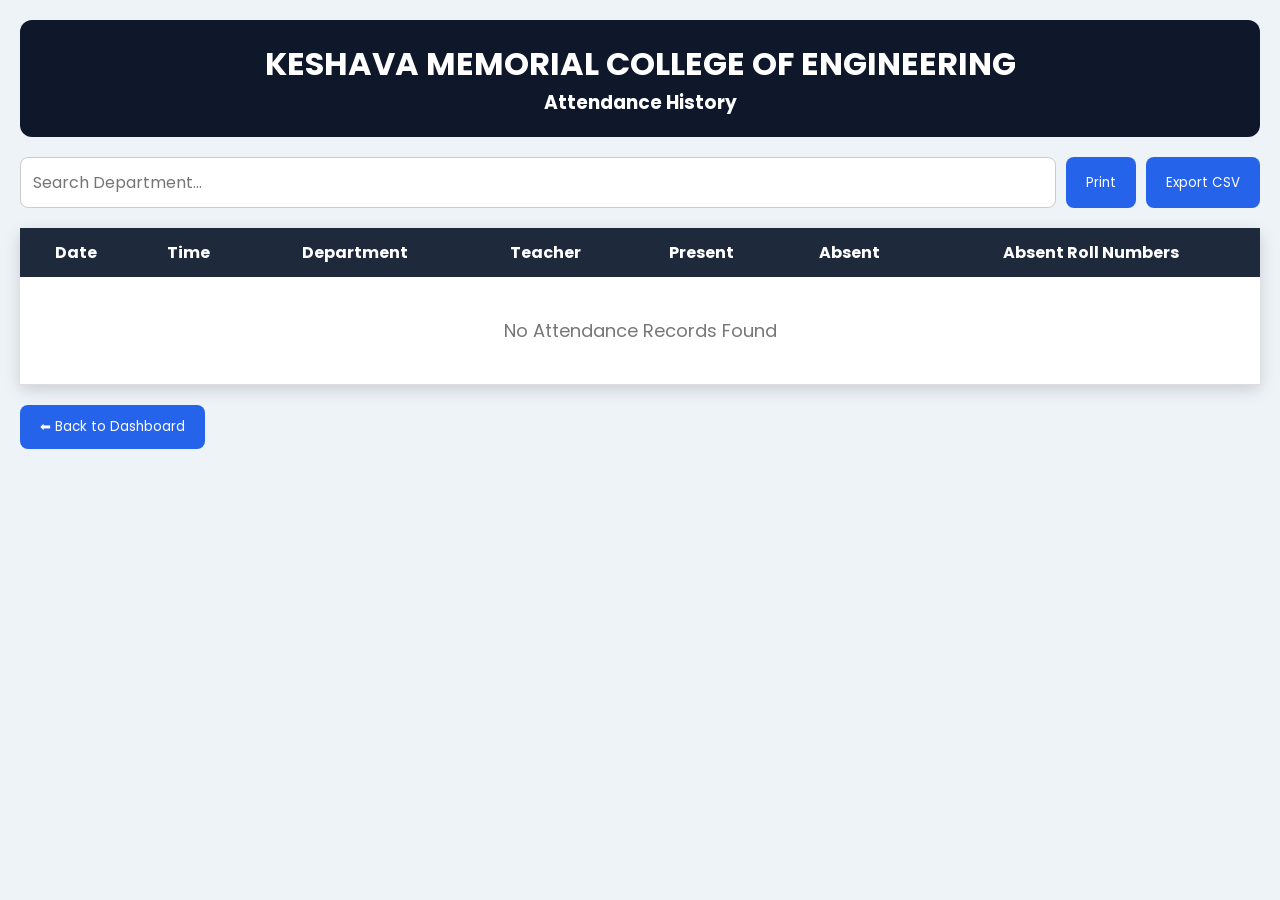
<file: attendance-history.html>
<!DOCTYPE html>
<html lang="en">
<head>
<meta charset="UTF-8">
<meta name="viewport" content="width=device-width, initial-scale=1.0">
<title>Attendance History</title>

<link href="https://fonts.googleapis.com/css2?family=Poppins:wght@300;400;600&display=swap" rel="stylesheet">

<style>

*{
margin:0;
padding:0;
box-sizing:border-box;
font-family:Poppins,sans-serif;
}

body{
background:#eef3f8;
padding:20px;
}

header{
background:#0f172a;
color:white;
padding:20px;
border-radius:12px;
text-align:center;
margin-bottom:20px;
}

.search-box{
display:flex;
gap:10px;
flex-wrap:wrap;
margin-bottom:20px;
}

.search-box input{
flex:1;
padding:12px;
border:1px solid #ccc;
border-radius:8px;
font-size:16px;
}

button{
padding:12px 20px;
border:none;
background:#2563eb;
color:white;
border-radius:8px;
cursor:pointer;
}

button:hover{
background:#1d4ed8;
}

table{
width:100%;
border-collapse:collapse;
background:white;
box-shadow:0 5px 15px rgba(0,0,0,.15);
}

th{
background:#1e293b;
color:white;
padding:12px;
}

td{
padding:12px;
border-bottom:1px solid #ddd;
text-align:center;
}

tr:hover{
background:#f5f5f5;
}

.empty{
text-align:center;
padding:40px;
color:#777;
font-size:18px;
}

.back{
margin-top:20px;
}

@media(max-width:768px){

table{
font-size:12px;
}

th,td{
padding:8px;
}

}

</style>

</head>

<body>

<header>

<h1>KESHAVA MEMORIAL COLLEGE OF ENGINEERING</h1>

<h3>Attendance History</h3>

</header>

<div class="search-box">

<input
type="text"
id="search"
placeholder="Search Department..."
onkeyup="loadHistory()">

<button onclick="window.print()">
Print
</button>

<button onclick="exportCSV()">
Export CSV
</button>

</div>

<table>

<thead>

<tr>

<th>Date</th>
<th>Time</th>
<th>Department</th>
<th>Teacher</th>
<th>Present</th>
<th>Absent</th>
<th>Absent Roll Numbers</th>

</tr>

</thead>

<tbody id="historyBody">

</tbody>

</table>

<div class="back">

<button onclick="window.location='admin-dashboard.html'">

⬅ Back to Dashboard

</button>

</div>

<script>

function loadHistory(){

let history =
JSON.parse(localStorage.getItem("attendanceHistory")) || [];

let body=document.getElementById("historyBody");

body.innerHTML="";

let search=document.getElementById("search").value.toLowerCase();

if(history.length===0){

body.innerHTML=
"<tr><td colspan='7' class='empty'>No Attendance Records Found</td></tr>";

return;

}

history.forEach(item=>{

if(item.department.toLowerCase().includes(search)==false)
return;

body.innerHTML+=`

<tr>

<td>${item.date}</td>

<td>${item.time}</td>

<td>${item.department}</td>

<td>${item.teacher}</td>

<td>${item.presentCount}</td>

<td>${item.absentCount}</td>

<td>${item.absentStudents.join(", ")}</td>

</tr>

`;

});

}

function exportCSV(){

let history =
JSON.parse(localStorage.getItem("attendanceHistory")) || [];

if(history.length===0){

alert("No attendance records.");

return;

}

let csv =
"Date,Time,Department,Teacher,Present,Absent,Absent Roll Numbers\n";

history.forEach(item=>{

csv +=
`${item.date},${item.time},${item.department},${item.teacher},${item.presentCount},${item.absentCount},"${item.absentStudents.join(" ")}"\n`;

});

let blob=new Blob([csv],{type:"text/csv"});

let link=document.createElement("a");

link.href=URL.createObjectURL(blob);

link.download="Attendance_History.csv";

link.click();

}

loadHistory();

</script>

</body>
</html>
</file>
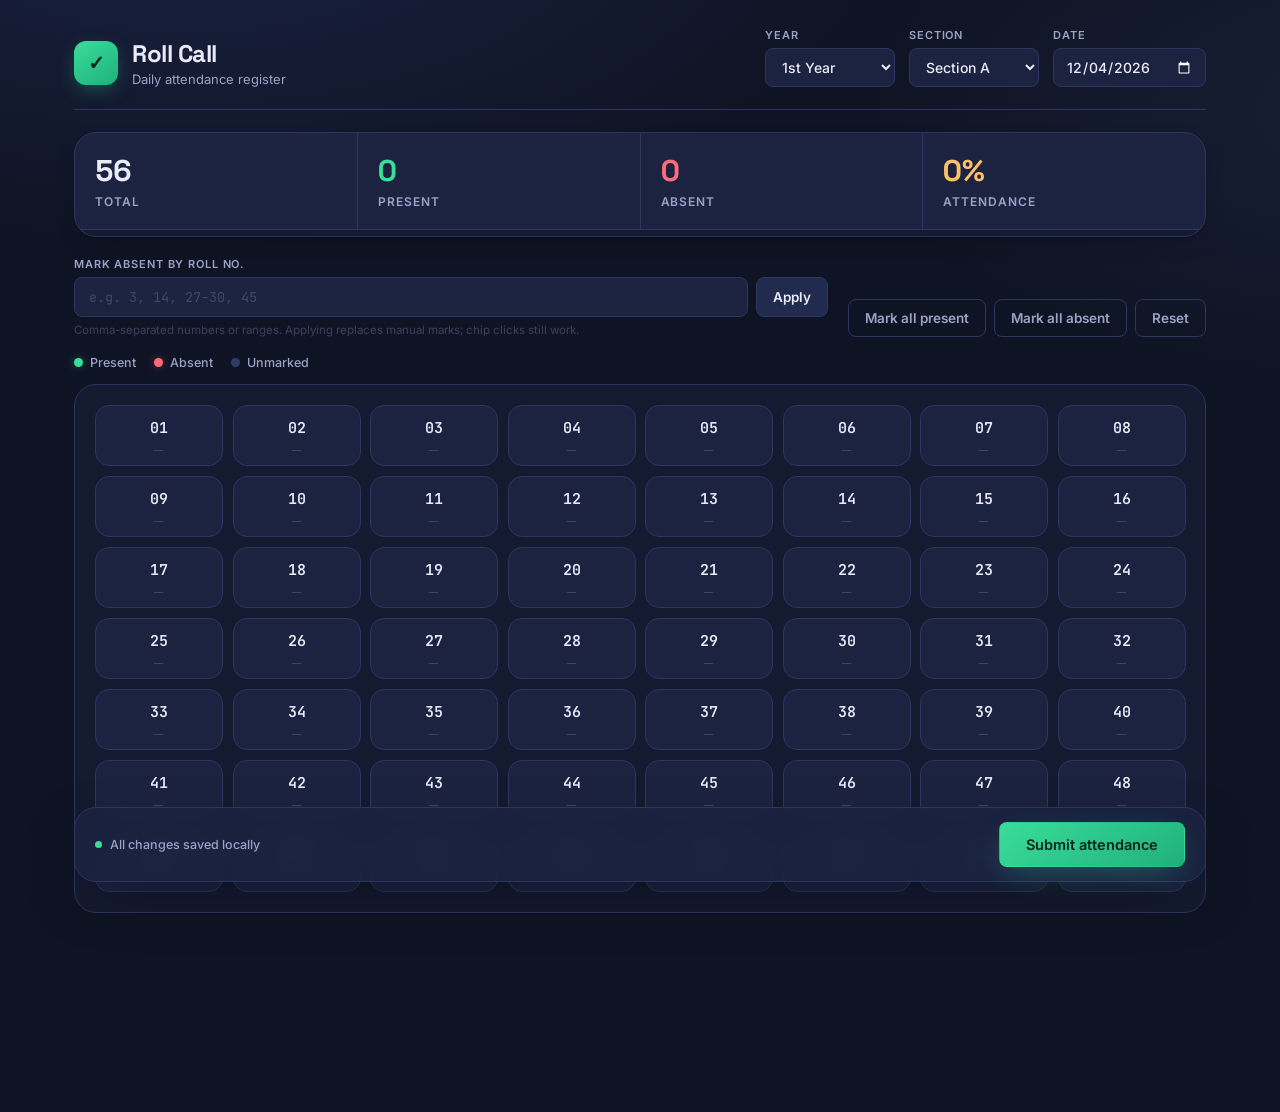
<file: attendance.html>
<!DOCTYPE html>
<html lang="en">
<head>
<meta charset="UTF-8">
<meta name="viewport" content="width=device-width, initial-scale=1.0">
<title>Roll Call — Attendance Register</title>
<link rel="preconnect" href="https://fonts.googleapis.com">
<link rel="preconnect" href="https://fonts.gstatic.com" crossorigin>
<link href="https://fonts.googleapis.com/css2?family=Space+Grotesk:wght@500;600;700&family=Inter:wght@400;500;600;700&family=JetBrains+Mono:wght@500;600&display=swap" rel="stylesheet">
<style>
:root{
  --bg:            #0F1424;
  --bg-soft:       #141a30;
  --surface:       #1B2340;
  --surface-2:     #212B4D;
  --border:        #2C3660;
  --text:          #E9ECF7;
  --text-dim:      #9AA3C7;
  --text-faint:    #6670997d;

  --mint:          #3ADD9A;
  --mint-soft:     #1E3F38;
  --mint-glow:     rgba(58,221,154,.35);

  --coral:         #FF6B7A;
  --coral-soft:    #402231;
  --coral-glow:    rgba(255,107,122,.35);

  --gold:          #FFC069;
  --gold-soft:     #3A2E1C;

  --unmarked:      #313c66;

  --radius-sm: 8px;
  --radius-md: 14px;
  --radius-lg: 22px;

  --shadow-1: 0 1px 2px rgba(0,0,0,.3), 0 8px 24px -12px rgba(0,0,0,.5);
  --shadow-2: 0 20px 60px -20px rgba(0,0,0,.6);

  --font-display: 'Space Grotesk', sans-serif;
  --font-body: 'Inter', sans-serif;
  --font-mono: 'JetBrains Mono', monospace;
}

*,*::before,*::after{ box-sizing: border-box; }
html{ color-scheme: dark; }
body{
  margin:0;
  background:
    radial-gradient(1200px 600px at 15% -10%, #1a2242 0%, transparent 60%),
    radial-gradient(1000px 500px at 110% 10%, #182036 0%, transparent 55%),
    var(--bg);
  color: var(--text);
  font-family: var(--font-body);
  min-height:100vh;
  -webkit-font-smoothing: antialiased;
}

@media (prefers-reduced-motion: reduce){
  *,*::before,*::after{
    animation-duration: 0.001ms !important;
    animation-iteration-count: 1 !important;
    transition-duration: 0.001ms !important;
    scroll-behavior: auto !important;
  }
}

:focus-visible{
  outline: 2px solid var(--gold);
  outline-offset: 2px;
  border-radius: 6px;
}

.app{
  max-width: 1180px;
  margin: 0 auto;
  padding: 28px 24px 100px;
  animation: appIn .5s ease both;
}
@keyframes appIn{
  from{ opacity:0; transform: translateY(8px); }
  to{ opacity:1; transform: translateY(0); }
}

.topbar{
  display:flex;
  align-items:flex-end;
  justify-content:space-between;
  gap:24px;
  flex-wrap:wrap;
  padding-bottom:22px;
  border-bottom:1px solid var(--border);
  margin-bottom:22px;
}
.brand{ display:flex; align-items:center; gap:14px; }
.brand-mark{
  width:44px; height:44px;
  border-radius: 12px;
  background: linear-gradient(145deg, var(--mint), #1FB07C);
  color:#0B2A20;
  display:flex; align-items:center; justify-content:center;
  font-family: var(--font-display);
  font-weight:700;
  font-size:20px;
  box-shadow: 0 6px 20px -4px var(--mint-glow);
}
.brand-text h1{
  font-family: var(--font-display);
  font-size: 24px;
  font-weight: 700;
  margin:0;
  letter-spacing:-0.02em;
}
.brand-text p{
  margin:2px 0 0;
  font-size:13px;
  color: var(--text-dim);
}

.topbar-controls{ display:flex; gap:14px; flex-wrap:wrap; }
.field{ display:flex; flex-direction:column; gap:6px; }
.field label{
  font-size:11px;
  text-transform:uppercase;
  letter-spacing:.08em;
  color: var(--text-dim);
  font-weight:600;
}
.field select, .field input[type="date"]{
  background: var(--surface);
  border:1px solid var(--border);
  color: var(--text);
  padding:9px 12px;
  border-radius: var(--radius-sm);
  font-family: var(--font-body);
  font-size:14px;
  font-weight:500;
  min-width:130px;
  transition: border-color .15s ease, background .15s ease;
}
.field select:hover, .field input[type="date"]:hover{ border-color:#3c4877; }
.field select:focus, .field input[type="date"]:focus{ border-color: var(--mint); }

.stat-bar{
  position:relative;
  display:grid;
  grid-template-columns: repeat(4, 1fr);
  gap:1px;
  background: var(--border);
  border:1px solid var(--border);
  border-radius: var(--radius-lg);
  overflow:hidden;
  margin-bottom:20px;
  box-shadow: var(--shadow-1);
}
.stat{
  background: var(--surface);
  padding:18px 20px 20px;
  display:flex;
  flex-direction:column;
  gap:4px;
}
.stat-value{
  font-family: var(--font-display);
  font-size: 30px;
  font-weight:700;
  letter-spacing:-0.02em;
  font-variant-numeric: tabular-nums;
  transition: color .2s ease;
}
.stat-label{
  font-size:12px;
  color: var(--text-dim);
  text-transform:uppercase;
  letter-spacing:.08em;
  font-weight:600;
}
.stat--present .stat-value{ color: var(--mint); }
.stat--absent .stat-value{ color: var(--coral); }
.stat--percent .stat-value{ color: var(--gold); }

.progress-track{
  grid-column: 1 / -1;
  height:6px;
  background: var(--bg-soft);
  position:relative;
}
.progress-fill{
  position:absolute; left:0; top:0; bottom:0;
  width:0%;
  background: linear-gradient(90deg, var(--mint), #24B87F);
  transition: width .45s cubic-bezier(.4,0,.2,1);
}

.toolbar{
  display:flex;
  justify-content:space-between;
  align-items:flex-end;
  gap:20px;
  flex-wrap:wrap;
  margin-bottom:18px;
}
.manual-entry{ flex:1; min-width:280px; display:flex; flex-direction:column; gap:6px; }
.manual-entry label{
  font-size:11px;
  text-transform:uppercase;
  letter-spacing:.08em;
  color: var(--text-dim);
  font-weight:600;
}
.manual-entry-row{ display:flex; gap:8px; }
.manual-entry-row input{
  flex:1;
  background: var(--surface);
  border:1px solid var(--border);
  color: var(--text);
  padding:10px 14px;
  border-radius: var(--radius-sm);
  font-family: var(--font-mono);
  font-size:13.5px;
  transition: border-color .15s ease;
}
.manual-entry-row input:focus{ border-color: var(--coral); }
.manual-entry-row input::placeholder{ color: var(--text-faint); }
.hint{ margin:0; font-size:11.5px; color: var(--text-faint); }

.bulk-actions{ display:flex; gap:8px; flex-wrap:wrap; }

.btn{
  font-family: var(--font-body);
  font-weight:600;
  font-size:13.5px;
  border-radius: var(--radius-sm);
  padding:10px 16px;
  border:1px solid transparent;
  cursor:pointer;
  transition: transform .12s ease, background .15s ease, border-color .15s ease, box-shadow .15s ease;
  white-space:nowrap;
}
.btn:active{ transform: scale(.97); }
.btn--ghost{
  background: var(--surface-2);
  color: var(--text);
  border-color: var(--border);
}
.btn--ghost:hover{ border-color: var(--coral); color: var(--coral); }
.btn--subtle{
  background: transparent;
  color: var(--text-dim);
  border-color: var(--border);
}
.btn--subtle:hover{ color: var(--text); border-color:#3c4877; background: var(--surface); }
.btn--primary{
  background: linear-gradient(145deg, var(--mint), #1FB07C);
  color:#08251C;
  font-size:14.5px;
  padding:13px 26px;
  box-shadow: 0 10px 30px -8px var(--mint-glow);
}
.btn--primary:hover{ box-shadow: 0 12px 34px -6px var(--mint-glow); }
.btn--primary:disabled{
  opacity:.55; cursor:not-allowed; box-shadow:none; transform:none;
}

.legend{
  display:flex; gap:18px; margin-bottom:14px; flex-wrap:wrap;
}
.legend-item{
  display:flex; align-items:center; gap:7px;
  font-size:12.5px; color: var(--text-dim); font-weight:500;
}
.dot{ width:9px; height:9px; border-radius:50%; display:inline-block; }
.dot--present{ background: var(--mint); box-shadow:0 0 8px var(--mint-glow); }
.dot--absent{ background: var(--coral); box-shadow:0 0 8px var(--coral-glow); }
.dot--unmarked{ background: var(--unmarked); }

.grid-wrap{
  background: var(--bg-soft);
  border:1px solid var(--border);
  border-radius: var(--radius-lg);
  padding:20px;
  margin-bottom:24px;
}
.grid{
  display:grid;
  grid-template-columns: repeat(8, 1fr);
  gap:10px;
}
@media (max-width: 980px){ .grid{ grid-template-columns: repeat(6, 1fr); } }
@media (max-width: 720px){ .grid{ grid-template-columns: repeat(4, 1fr); } }
@media (max-width: 460px){ .grid{ grid-template-columns: repeat(3, 1fr); } }

.chip{
  position:relative;
  background: var(--surface);
  border:1.5px solid var(--border);
  border-radius: var(--radius-md);
  padding:12px 6px 10px;
  display:flex;
  flex-direction:column;
  align-items:center;
  gap:6px;
  cursor:pointer;
  user-select:none;
  transition: transform .15s cubic-bezier(.34,1.56,.64,1), border-color .15s ease, background .2s ease, box-shadow .2s ease;
  animation: chipIn .4s cubic-bezier(.2,.8,.2,1) both;
  animation-delay: calc(var(--i) * 8ms);
}
@keyframes chipIn{
  from{ opacity:0; transform: translateY(10px) scale(.94); }
  to{ opacity:1; transform: translateY(0) scale(1); }
}
.chip:hover{ transform: translateY(-3px); border-color:#414d80; }
.chip:active{ transform: translateY(-1px) scale(.97); }

.chip-roll{
  font-family: var(--font-mono);
  font-size:15px;
  font-weight:600;
  color: var(--text);
}
.chip-status{
  font-size:9.5px;
  text-transform:uppercase;
  letter-spacing:.06em;
  font-weight:700;
  color: var(--text-faint);
}
.chip-mark{
  position:absolute;
  top:-6px; right:-6px;
  width:18px; height:18px;
  border-radius:50%;
  display:flex; align-items:center; justify-content:center;
  font-size:10px;
  font-weight:800;
  opacity:0;
  transform: scale(.5);
  transition: opacity .18s ease, transform .18s cubic-bezier(.34,1.56,.64,1);
}

.chip.is-present{
  background: var(--mint-soft);
  border-color: var(--mint);
  box-shadow: 0 4px 18px -6px var(--mint-glow);
}
.chip.is-present .chip-status{ color: var(--mint); }
.chip.is-present .chip-mark{
  opacity:1; transform:scale(1);
  background: var(--mint); color:#08251C;
}

.chip.is-absent{
  background: var(--coral-soft);
  border-color: var(--coral);
  box-shadow: 0 4px 18px -6px var(--coral-glow);
  animation: chipIn .4s cubic-bezier(.2,.8,.2,1) both, shake .32s ease;
}
.chip.is-absent .chip-status{ color: var(--coral); }
.chip.is-absent .chip-mark{
  opacity:1; transform:scale(1);
  background: var(--coral); color:#3C0A10;
}
@keyframes shake{
  0%,100%{ transform: translateX(0); }
  25%{ transform: translateX(-3px); }
  75%{ transform: translateX(3px); }
}

.chip.is-manual::after{
  content:'';
  position:absolute;
  bottom:6px; left:50%;
  transform:translateX(-50%);
  width:4px; height:4px;
  border-radius:50%;
  background: var(--gold);
}

.footer{
  position:sticky;
  bottom:18px;
  display:flex;
  align-items:center;
  justify-content:space-between;
  gap:16px;
  background: rgba(27,35,64,.85);
  backdrop-filter: blur(14px);
  -webkit-backdrop-filter: blur(14px);
  border:1px solid var(--border);
  border-radius: var(--radius-lg);
  padding:14px 20px;
  box-shadow: var(--shadow-2);
  flex-wrap:wrap;
}
.save-status{
  display:flex; align-items:center; gap:8px;
  font-size:12.5px; color: var(--text-dim); font-weight:500;
}
.save-dot{
  width:7px; height:7px; border-radius:50%;
  background: var(--mint);
  box-shadow:0 0 0 0 var(--mint-glow);
  animation: pulse 2.4s ease-in-out infinite;
}
@keyframes pulse{
  0%{ box-shadow:0 0 0 0 var(--mint-glow); }
  70%{ box-shadow:0 0 0 7px transparent; }
  100%{ box-shadow:0 0 0 0 transparent; }
}
.save-status.is-saving .save-dot{ background: var(--gold); }

.toast{
  position:fixed;
  left:50%;
  bottom:28px;
  transform: translateX(-50%) translateY(20px);
  background: var(--surface-2);
  border:1px solid var(--mint);
  color: var(--text);
  padding:13px 22px;
  border-radius: var(--radius-md);
  font-size:14px;
  font-weight:600;
  box-shadow: 0 20px 50px -12px rgba(0,0,0,.6);
  opacity:0;
  pointer-events:none;
  transition: opacity .25s ease, transform .25s cubic-bezier(.2,.8,.2,1);
  z-index:100;
}
.toast.show{
  opacity:1;
  transform: translateX(-50%) translateY(0);
}
</style>
</head>
<body>

<div class="app">

  <header class="topbar">
    <div class="brand">
      <span class="brand-mark">✓</span>
      <div class="brand-text">
        <h1>Roll Call</h1>
        <p>Daily attendance register</p>
      </div>
    </div>

    <div class="topbar-controls">
      <div class="field">
        <label for="yearSelect">Year</label>
        <select id="yearSelect">
          <option value="1">1st Year</option>
          <option value="2">2nd Year</option>
          <option value="3">3rd Year</option>
          <option value="4">4th Year</option>
        </select>
      </div>
      <div class="field">
        <label for="sectionSelect">Section</label>
        <select id="sectionSelect">
          <option value="A">Section A</option>
          <option value="B">Section B</option>
          <option value="C">Section C</option>
          <option value="D">Section D</option>
        </select>
      </div>
      <div class="field">
        <label for="dateInput">Date</label>
        <input type="date" id="dateInput">
      </div>
    </div>
  </header>

  <section class="stat-bar" id="statBar">
    <div class="stat stat--total">
      <span class="stat-value" id="statTotal">56</span>
      <span class="stat-label">Total</span>
    </div>
    <div class="stat stat--present">
      <span class="stat-value" id="statPresent">0</span>
      <span class="stat-label">Present</span>
    </div>
    <div class="stat stat--absent">
      <span class="stat-value" id="statAbsent">0</span>
      <span class="stat-label">Absent</span>
    </div>
    <div class="stat stat--percent">
      <span class="stat-value" id="statPercent">0%</span>
      <span class="stat-label">Attendance</span>
    </div>
    <div class="progress-track" aria-hidden="true">
      <div class="progress-fill" id="progressFill"></div>
    </div>
  </section>

  <section class="toolbar">
    <div class="manual-entry">
      <label for="manualInput">Mark absent by roll no.</label>
      <div class="manual-entry-row">
        <input type="text" id="manualInput" placeholder="e.g. 3, 14, 27-30, 45">
        <button class="btn btn--ghost" id="applyManualBtn">Apply</button>
      </div>
      <p class="hint">Comma-separated numbers or ranges. Applying replaces manual marks; chip clicks still work.</p>
    </div>

    <div class="bulk-actions">
      <button class="btn btn--subtle" id="allPresentBtn">Mark all present</button>
      <button class="btn btn--subtle" id="allAbsentBtn">Mark all absent</button>
      <button class="btn btn--subtle" id="resetBtn">Reset</button>
    </div>
  </section>

  <div class="legend">
    <span class="legend-item"><i class="dot dot--present"></i>Present</span>
    <span class="legend-item"><i class="dot dot--absent"></i>Absent</span>
    <span class="legend-item"><i class="dot dot--unmarked"></i>Unmarked</span>
  </div>

  <section class="grid-wrap">
    <div class="grid" id="studentGrid"></div>
  </section>

  <footer class="footer">
    <div class="save-status" id="saveStatus">
      <span class="save-dot"></span>
      <span id="saveStatusText">All changes saved locally</span>
    </div>
    <button class="btn btn--primary" id="submitBtn">
      <span>Submit attendance</span>
    </button>
  </footer>

</div>

<div class="toast" id="toast"></div>

<script>
(function(){
  'use strict';

  var TOTAL_STUDENTS = 56;
  var STORAGE_PREFIX = 'rollcall:';

  var state = {};
  var manualFlags = {};
  var saveTimer = null;

  var els = {
    yearSelect: document.getElementById('yearSelect'),
    sectionSelect: document.getElementById('sectionSelect'),
    dateInput: document.getElementById('dateInput'),
    grid: document.getElementById('studentGrid'),
    statTotal: document.getElementById('statTotal'),
    statPresent: document.getElementById('statPresent'),
    statAbsent: document.getElementById('statAbsent'),
    statPercent: document.getElementById('statPercent'),
    progressFill: document.getElementById('progressFill'),
    manualInput: document.getElementById('manualInput'),
    applyManualBtn: document.getElementById('applyManualBtn'),
    allPresentBtn: document.getElementById('allPresentBtn'),
    allAbsentBtn: document.getElementById('allAbsentBtn'),
    resetBtn: document.getElementById('resetBtn'),
    submitBtn: document.getElementById('submitBtn'),
    saveStatus: document.getElementById('saveStatus'),
    saveStatusText: document.getElementById('saveStatusText'),
    toast: document.getElementById('toast')
  };

  function todayISO(){
    var d = new Date();
    var mm = String(d.getMonth()+1).padStart(2,'0');
    var dd = String(d.getDate()).padStart(2,'0');
    return d.getFullYear() + '-' + mm + '-' + dd;
  }

  function storageKey(){
    var y = els.yearSelect.value;
    var s = els.sectionSelect.value;
    var d = els.dateInput.value || todayISO();
    return STORAGE_PREFIX + 'Y' + y + '-' + s + '-' + d;
  }

  function safeParse(json, fallback){
    try{ return JSON.parse(json); }catch(e){ return fallback; }
  }

  function showToast(msg, ms){
    els.toast.textContent = msg;
    els.toast.classList.add('show');
    window.clearTimeout(showToast._t);
    showToast._t = window.setTimeout(function(){
      els.toast.classList.remove('show');
    }, ms || 2400);
  }

  function parseRollList(str){
    var rolls = [];
    if(!str) return rolls;
    var parts = str.split(',');
    for(var i=0;i<parts.length;i++){
      var p = parts[i].trim();
      if(!p) continue;
      if(p.indexOf('-') !== -1){
        var range = p.split('-');
        var a = parseInt(range[0],10);
        var b = parseInt(range[1],10);
        if(!isNaN(a) && !isNaN(b)){
          var lo = Math.min(a,b), hi = Math.max(a,b);
          for(var n=lo; n<=hi; n++){ rolls.push(n); }
        }
      } else {
        var v = parseInt(p,10);
        if(!isNaN(v)) rolls.push(v);
      }
    }
    return rolls.filter(function(n){ return n>=1 && n<=TOTAL_STUDENTS; });
  }

  function buildGrid(){
    var frag = document.createDocumentFragment();
    for(var i=1;i<=TOTAL_STUDENTS;i++){
      var chip = document.createElement('button');
      chip.type = 'button';
      chip.className = 'chip';
      chip.style.setProperty('--i', i);
      chip.dataset.roll = i;
      chip.setAttribute('aria-pressed','false');
      chip.setAttribute('aria-label', 'Roll number ' + i + ', unmarked. Tap to mark present, tap again to mark absent.');

      var mark = document.createElement('span');
      mark.className = 'chip-mark';
      mark.textContent = '';

      var roll = document.createElement('span');
      roll.className = 'chip-roll';
      roll.textContent = String(i).padStart(2,'0');

      var status = document.createElement('span');
      status.className = 'chip-status';
      status.textContent = '—';

      chip.appendChild(mark);
      chip.appendChild(roll);
      chip.appendChild(status);
      chip.addEventListener('click', onChipClick);
      frag.appendChild(chip);
    }
    els.grid.innerHTML = '';
    els.grid.appendChild(frag);
  }

  function renderChip(roll){
    var chip = els.grid.querySelector('.chip[data-roll="'+roll+'"]');
    if(!chip) return;
    var status = state[roll];
    var statusEl = chip.querySelector('.chip-status');
    var markEl = chip.querySelector('.chip-mark');

    chip.classList.remove('is-present','is-absent','is-manual');

    if(status === 'present'){
      chip.classList.add('is-present');
      statusEl.textContent = 'Present';
      markEl.textContent = '✓';
      chip.setAttribute('aria-pressed','true');
      chip.setAttribute('aria-label','Roll number '+roll+', present. Tap to mark absent.');
    } else if(status === 'absent'){
      chip.classList.add('is-absent');
      statusEl.textContent = 'Absent';
      markEl.textContent = '✕';
      chip.setAttribute('aria-pressed','true');
      chip.setAttribute('aria-label','Roll number '+roll+', absent. Tap to clear.');
    } else {
      statusEl.textContent = '—';
      markEl.textContent = '';
      chip.setAttribute('aria-pressed','false');
      chip.setAttribute('aria-label','Roll number '+roll+', unmarked. Tap to mark present.');
    }

    if(manualFlags[roll]) chip.classList.add('is-manual');
  }

  function renderAll(){
    for(var i=1;i<=TOTAL_STUDENTS;i++){ renderChip(i); }
    updateCounters();
  }

  function updateCounters(){
    var present = 0, absent = 0;
    for(var i=1;i<=TOTAL_STUDENTS;i++){
      if(state[i] === 'present') present++;
      else if(state[i] === 'absent') absent++;
    }
    var marked = present + absent;
    var pct = marked ? Math.round((present / TOTAL_STUDENTS) * 100) : 0;

    els.statTotal.textContent = TOTAL_STUDENTS;
    els.statPresent.textContent = present;
    els.statAbsent.textContent = absent;
    els.statPercent.textContent = pct + '%';
    els.progressFill.style.width = pct + '%';
  }

  function onChipClick(e){
    var roll = e.currentTarget.dataset.roll;
    cycleStatus(roll);
  }

  function cycleStatus(roll){
    var current = state[roll];
    if(current === 'present'){
      state[roll] = 'absent';
    } else if(current === 'absent'){
      delete state[roll];
    } else {
      state[roll] = 'present';
    }
    delete manualFlags[roll];
    renderChip(roll);
    updateCounters();
    scheduleSave();
  }

  function applyManualAbsentees(){
    var rolls = parseRollList(els.manualInput.value);
    if(!rolls.length){
      showToast('Enter roll numbers like 3, 14, 27-30');
      return;
    }
    Object.keys(manualFlags).forEach(function(r){
      if(rolls.indexOf(parseInt(r,10)) === -1){
        delete manualFlags[r];
      }
    });
    rolls.forEach(function(r){
      state[r] = 'absent';
      manualFlags[r] = true;
      renderChip(r);
    });
    updateCounters();
    scheduleSave();
    showToast(rolls.length + ' student' + (rolls.length>1?'s':'') + ' marked absent');
  }

  function markAll(status){
    for(var i=1;i<=TOTAL_STUDENTS;i++){
      state[i] = status;
      delete manualFlags[i];
      renderChip(i);
    }
    updateCounters();
    scheduleSave();
  }

  function resetAll(){
    state = {};
    manualFlags = {};
    renderAll();
    scheduleSave();
    showToast('Register cleared');
  }

  function scheduleSave(){
    els.saveStatus.classList.add('is-saving');
    els.saveStatusText.textContent = 'Saving…';
    window.clearTimeout(saveTimer);
    saveTimer = window.setTimeout(function(){
      persist();
      els.saveStatus.classList.remove('is-saving');
      els.saveStatusText.textContent = 'All changes saved locally';
    }, 350);
  }

  function persist(){
    var payload = {
      year: els.yearSelect.value,
      section: els.sectionSelect.value,
      date: els.dateInput.value || todayISO(),
      state: state,
      manual: manualFlags,
      submitted: false,
      updatedAt: new Date().toISOString()
    };
    try{
      window.localStorage.setItem(storageKey(), JSON.stringify(payload));
    }catch(e){}
  }

  function loadForCurrentContext(){
    var raw = null;
    try{ raw = window.localStorage.getItem(storageKey()); }catch(e){}
    var data = raw ? safeParse(raw, null) : null;
    state = (data && data.state) ? data.state : {};
    manualFlags = (data && data.manual) ? data.manual : {};
    renderAll();
    els.submitBtn.disabled = false;
    els.submitBtn.querySelector('span').textContent = (data && data.submitted)
      ? 'Re-submit attendance'
      : 'Submit attendance';
  }

  function submitAttendance(){
    var present = 0, absent = 0;
    for(var i=1;i<=TOTAL_STUDENTS;i++){
      if(state[i] === 'present') present++;
      else if(state[i] === 'absent') absent++;
    }
    var unmarked = TOTAL_STUDENTS - present - absent;

    if(unmarked > 0){
      var proceed = window.confirm(
        unmarked + ' student' + (unmarked>1?'s are':' is') +
        ' still unmarked. Submit anyway? Unmarked students will be treated as absent.'
      );
      if(!proceed) return;
      for(var r=1;r<=TOTAL_STUDENTS;r++){
        if(!state[r]) state[r] = 'absent';
      }
      renderAll();
    }

    var payload = {
      year: els.yearSelect.value,
      section: els.sectionSelect.value,
      date: els.dateInput.value || todayISO(),
      state: state,
      manual: manualFlags,
      submitted: true,
      submittedAt: new Date().toISOString()
    };
    try{
      window.localStorage.setItem(storageKey(), JSON.stringify(payload));
    }catch(e){}

    els.submitBtn.querySelector('span').textContent = 'Re-submit attendance';
    showToast('Attendance submitted — ' + present + ' present, ' + (TOTAL_STUDENTS-present) + ' absent', 3200);
  }

  function init(){
    els.dateInput.value = todayISO();
    buildGrid();
    loadForCurrentContext();

    els.yearSelect.addEventListener('change', loadForCurrentContext);
    els.sectionSelect.addEventListener('change', loadForCurrentContext);
    els.dateInput.addEventListener('change', loadForCurrentContext);

    els.applyManualBtn.addEventListener('click', applyManualAbsentees);
    els.manualInput.addEventListener('keydown', function(e){
      if(e.key === 'Enter'){ e.preventDefault(); applyManualAbsentees(); }
    });

    els.allPresentBtn.addEventListener('click', function(){ markAll('present'); });
    els.allAbsentBtn.addEventListener('click', function(){ markAll('absent'); });
    els.resetBtn.addEventListener('click', function(){
      if(window.confirm('Clear all marks for this class and date?')) resetAll();
    });

    els.submitBtn.addEventListener('click', submitAttendance);
  }

  document.addEventListener('DOMContentLoaded', init);
})();
</script>
</body>
</html>
</file>
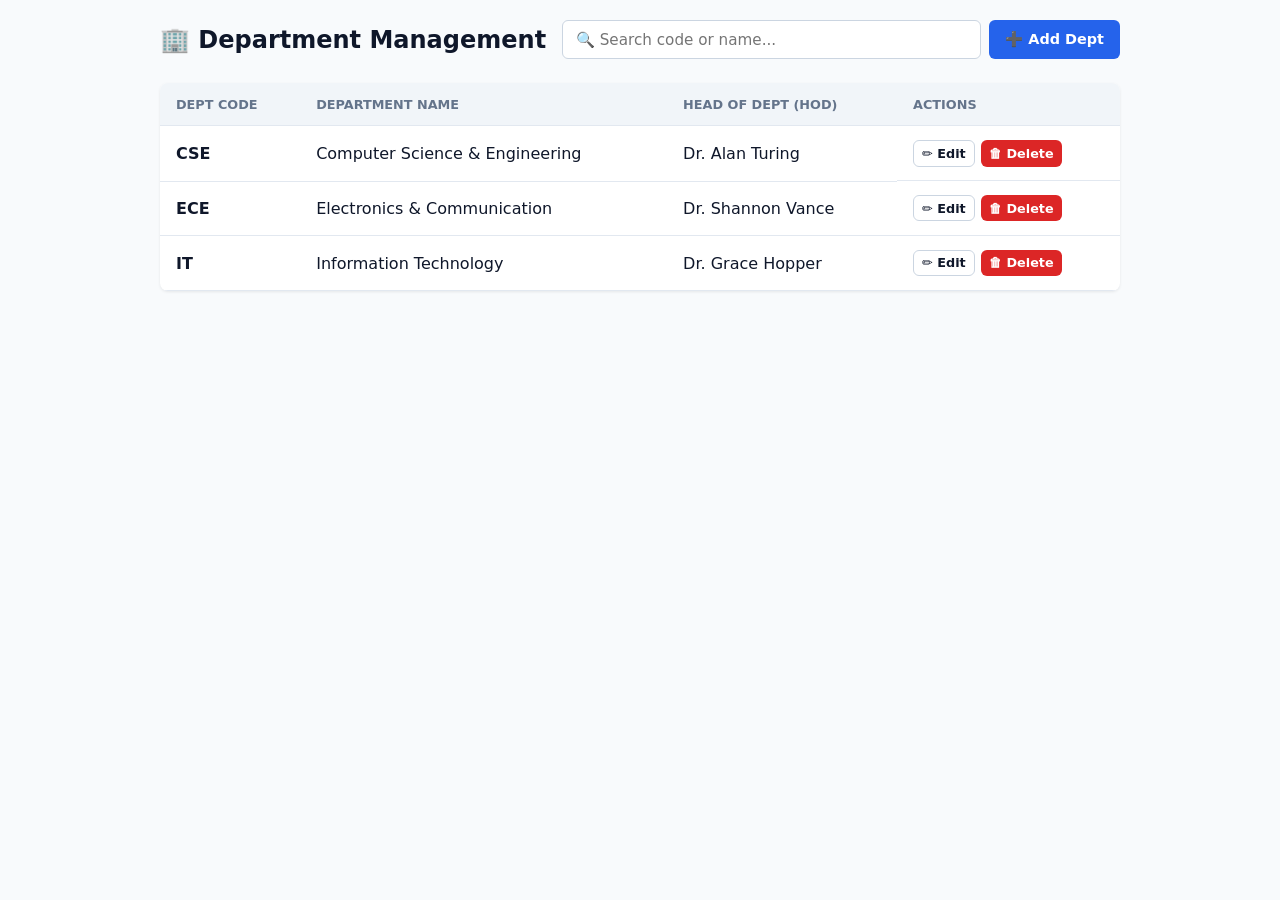
<file: departments-admin.html>
<!DOCTYPE html>
<html lang="en">
<head>
  <meta charset="UTF-8">
  <meta name="viewport" content="width=device-width, initial-scale=1.0">
  <title>Department Management Dashboard</title>
  <style>
    :root { --primary: #2563eb; --danger: #dc2626; --bg: #f8fafc; --card: #ffffff; --text: #0f172a; }
    * { box-sizing: border-box; margin: 0; padding: 0; font-family: system-ui, -apple-system, sans-serif; }
    body { background: var(--bg); color: var(--text); padding: 1.25rem; max-width: 1000px; margin: auto; }

    header { display: flex; flex-wrap: wrap; justify-content: space-between; align-items: center; gap: 1rem; margin-bottom: 1.5rem; }
    .toolbar { display: flex; gap: 0.5rem; flex: 1; min-width: 260px; }
    input { width: 100%; padding: 0.6rem 0.8rem; border: 1px solid #cbd5e1; border-radius: 6px; outline: none; font-size: 0.95rem; }
    input:focus { border-color: var(--primary); }

    .btn { padding: 0.6rem 1rem; background: var(--primary); color: white; border: none; border-radius: 6px; cursor: pointer; font-weight: 600; white-space: nowrap; font-size: 0.9rem; }
    .btn:hover { opacity: 0.9; }
    .btn-danger { background: var(--danger); }
    .btn-outline { background: transparent; color: var(--text); border: 1px solid #cbd5e1; }

    .table-container { background: var(--card); border-radius: 8px; box-shadow: 0 1px 3px rgba(0,0,0,0.08); overflow-x: auto; }
    table { width: 100%; border-collapse: collapse; text-align: left; min-width: 550px; }
    th, td { padding: 0.85rem 1rem; border-bottom: 1px solid #e2e8f0; }
    th { background: #f1f5f9; font-size: 0.8rem; text-transform: uppercase; color: #64748b; }
    tr:hover { background: #f8fafc; }

    /* Modal for Add / Edit */
    .modal { display: none; position: fixed; inset: 0; background: rgba(0,0,0,0.4); justify-content: center; align-items: center; padding: 1rem; z-index: 100; }
    .modal.active { display: flex; }
    .modal-content { background: var(--card); padding: 1.5rem; border-radius: 8px; width: 100%; max-width: 420px; box-shadow: 0 10px 15px -3px rgba(0,0,0,0.1); }
    .form-group { margin-bottom: 1rem; }
    .form-group label { display: block; font-size: 0.85rem; margin-bottom: 0.25rem; font-weight: 500; }
    .modal-actions { display: flex; justify-content: flex-end; gap: 0.5rem; margin-top: 1.25rem; }
    .actions-cell { display: flex; gap: 0.4rem; }
  </style>
</head>
<body>

  <header>
    <h2>🏢 Department Management</h2>
    <div class="toolbar">
      <input type="text" id="searchInput" placeholder="🔍 Search code or name..." oninput="filterDept()">
      <button class="btn" onclick="openModal()">➕ Add Dept</button>
    </div>
  </header>

  <div class="table-container">
    <table>
      <thead>
        <tr>
          <th>Dept Code</th>
          <th>Department Name</th>
          <th>Head of Dept (HOD)</th>
          <th>Actions</th>
        </tr>
      </thead>
      <tbody id="deptTableBody"></tbody>
    </table>
  </div>

  <!-- Add/Edit Modal -->
  <div class="modal" id="deptModal">
    <div class="modal-content">
      <h3 id="modalTitle" style="margin-bottom: 1rem;">Add Department</h3>
      <form id="deptForm" onsubmit="saveDept(event)">
        <input type="hidden" id="deptId">
        <div class="form-group">
          <label>Dept Code (e.g., ECE, CSE)</label>
          <input type="text" id="deptCode" placeholder="CSE" required>
        </div>
        <div class="form-group">
          <label>Department Name</label>
          <input type="text" id="deptName" placeholder="Computer Science & Engineering" required>
        </div>
        <div class="form-group">
          <label>Head of Department (HOD)</label>
          <input type="text" id="deptHod" placeholder="Dr. Jane Doe" required>
        </div>
        <div class="modal-actions">
          <button type="button" class="btn btn-outline" onclick="closeModal()">Cancel</button>
          <button type="submit" class="btn">💾 Save</button>
        </div>
      </form>
    </div>
  </div>

  <script>
    // Initial sample data if local storage is empty
    const seedData = [
      { id: '1', code: 'CSE', name: 'Computer Science & Engineering', hod: 'Dr. Alan Turing' },
      { id: '2', code: 'ECE', name: 'Electronics & Communication', hod: 'Dr. Shannon Vance' },
      { id: '3', code: 'IT', name: 'Information Technology', hod: 'Dr. Grace Hopper' }
    ];

    let departments = JSON.parse(localStorage.getItem('departments')) || seedData;

    function renderDepts(data = departments) {
      const tbody = document.getElementById('deptTableBody');
      if (data.length === 0) {
        tbody.innerHTML = `<tr><td colspan="4" style="text-align:center; color:#94a3b8; padding:2rem;">No departments found.</td></tr>`;
        return;
      }
      tbody.innerHTML = data.map(d => `
        <tr>
          <td><strong>${d.code}</strong></td>
          <td>${d.name}</td>
          <td>${d.hod}</td>
          <td class="actions-cell">
            <button class="btn btn-outline" style="padding:0.3rem 0.5rem; font-size:0.8rem;" onclick="editDept('${d.id}')">✏ Edit</button>
            <button class="btn btn-danger" style="padding:0.3rem 0.5rem; font-size:0.8rem;" onclick="deleteDept('${d.id}')">🗑 Delete</button>
          </td>
        </tr>
      `).join('');
    }

    function filterDept() {
      const q = document.getElementById('searchInput').value.toLowerCase();
      renderDepts(departments.filter(d => 
        d.code.toLowerCase().includes(q) || 
        d.name.toLowerCase().includes(q) || 
        d.hod.toLowerCase().includes(q)
      ));
    }

    function openModal(dept = null) {
      document.getElementById('modalTitle').textContent = dept ? 'Edit Department' : 'Add New Department';
      document.getElementById('deptId').value = dept ? dept.id : '';
      document.getElementById('deptCode').value = dept ? dept.code : '';
      document.getElementById('deptName').value = dept ? dept.name : '';
      document.getElementById('deptHod').value = dept ? dept.hod : '';
      document.getElementById('deptModal').classList.add('active');
    }

    function closeModal() {
      document.getElementById('deptModal').classList.remove('active');
      document.getElementById('deptForm').reset();
    }

    function saveDept(e) {
      e.preventDefault();
      const id = document.getElementById('deptId').value;
      const record = {
        id: id || Date.now().toString(),
        code: document.getElementById('deptCode').value.toUpperCase(),
        name: document.getElementById('deptName').value,
        hod: document.getElementById('deptHod').value,
      };

      if (id) {
        departments = departments.map(d => d.id === id ? record : d);
      } else {
        departments.push(record);
      }

      localStorage.setItem('departments', JSON.stringify(departments));
      filterDept();
      closeModal();
    }

    function editDept(id) {
      const dept = departments.find(d => d.id === id);
      if (dept) openModal(dept);
    }

    function deleteDept(id) {
      if (confirm('Are you sure you want to delete this department?')) {
        departments = departments.filter(d => d.id !== id);
        localStorage.setItem('departments', JSON.stringify(departments));
        filterDept();
      }
    }

    renderDepts();
  </script>
</body>
</html>
</file>
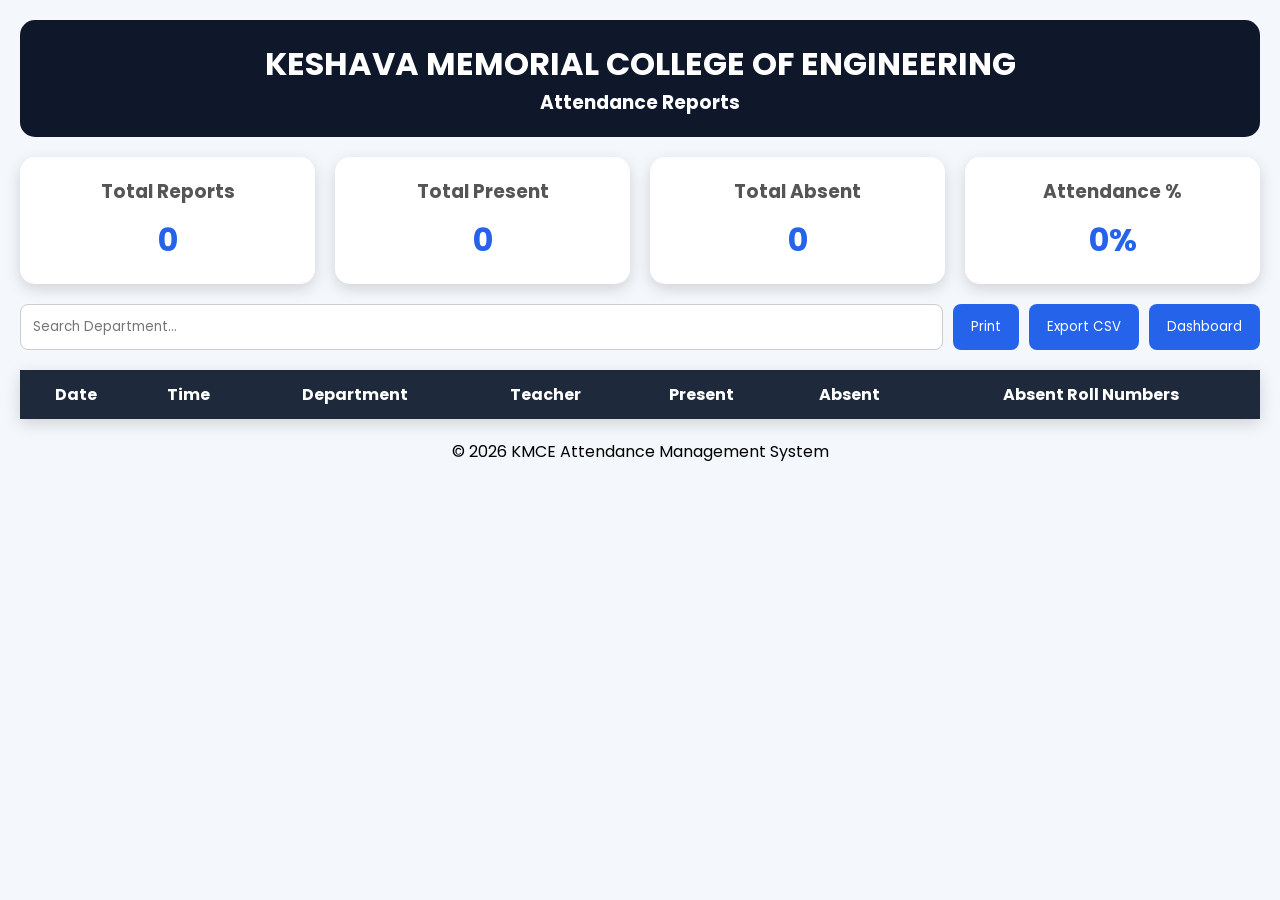
<file: reports.html>
<!DOCTYPE html>
<html lang="en">
<head>

<meta charset="UTF-8">
<meta name="viewport" content="width=device-width, initial-scale=1.0">

<title>Attendance Reports</title>

<link href="https://fonts.googleapis.com/css2?family=Poppins:wght@300;400;600;700&display=swap" rel="stylesheet">

<style>

*{
margin:0;
padding:0;
box-sizing:border-box;
font-family:Poppins,sans-serif;
}

body{
background:#f4f7fb;
padding:20px;
}

header{
background:#0f172a;
color:white;
padding:20px;
border-radius:15px;
text-align:center;
margin-bottom:20px;
}

.summary{
display:grid;
grid-template-columns:repeat(auto-fit,minmax(220px,1fr));
gap:20px;
margin-bottom:20px;
}

.card{
background:white;
padding:20px;
border-radius:15px;
text-align:center;
box-shadow:0 5px 15px rgba(0,0,0,.15);
}

.card h3{
color:#555;
}

.card h1{
margin-top:10px;
color:#2563eb;
}

.toolbar{
display:flex;
gap:10px;
flex-wrap:wrap;
margin-bottom:20px;
}

.toolbar input{
flex:1;
padding:12px;
border:1px solid #ccc;
border-radius:8px;
}

button{
padding:12px 18px;
border:none;
background:#2563eb;
color:white;
border-radius:8px;
cursor:pointer;
}

button:hover{
background:#1d4ed8;
}

table{
width:100%;
border-collapse:collapse;
background:white;
box-shadow:0 5px 15px rgba(0,0,0,.15);
}

th{
background:#1e293b;
color:white;
padding:12px;
}

td{
padding:10px;
text-align:center;
border-bottom:1px solid #ddd;
}

tr:hover{
background:#f2f2f2;
}

.footer{
margin-top:20px;
text-align:center;
}

@media(max-width:768px){

table{
font-size:12px;
}

}

</style>

</head>

<body>

<header>

<h1>KESHAVA MEMORIAL COLLEGE OF ENGINEERING</h1>

<h3>Attendance Reports</h3>

</header>

<div class="summary">

<div class="card">
<h3>Total Reports</h3>
<h1 id="totalReports">0</h1>
</div>

<div class="card">
<h3>Total Present</h3>
<h1 id="totalPresent">0</h1>
</div>

<div class="card">
<h3>Total Absent</h3>
<h1 id="totalAbsent">0</h1>
</div>

<div class="card">
<h3>Attendance %</h3>
<h1 id="percentage">0%</h1>
</div>

</div>

<div class="toolbar">

<input
type="text"
id="search"
placeholder="Search Department..."
onkeyup="loadReports()">

<button onclick="window.print()">
Print
</button>

<button onclick="exportCSV()">
Export CSV
</button>

<button onclick="window.location='admin-dashboard.html'">
Dashboard
</button>

</div>

<table>

<thead>

<tr>

<th>Date</th>
<th>Time</th>
<th>Department</th>
<th>Teacher</th>
<th>Present</th>
<th>Absent</th>
<th>Absent Roll Numbers</th>

</tr>

</thead>

<tbody id="reportBody">

</tbody>

</table>

<div class="footer">

© 2026 KMCE Attendance Management System

</div>

<script>

function loadReports(){

let reports=JSON.parse(localStorage.getItem("attendanceHistory")) || [];

let body=document.getElementById("reportBody");

body.innerHTML="";

let search=document.getElementById("search").value.toLowerCase();

let totalPresent=0;
let totalAbsent=0;
let totalReports=0;

reports.forEach(item=>{

if(!item.department.toLowerCase().includes(search))
return;

totalReports++;
totalPresent+=item.presentCount;
totalAbsent+=item.absentCount;

body.innerHTML+=`

<tr>

<td>${item.date}</td>

<td>${item.time}</td>

<td>${item.department}</td>

<td>${item.teacher}</td>

<td>${item.presentCount}</td>

<td>${item.absentCount}</td>

<td>${item.absentStudents.join(", ")}</td>

</tr>

`;

});

document.getElementById("totalReports").innerHTML=totalReports;
document.getElementById("totalPresent").innerHTML=totalPresent;
document.getElementById("totalAbsent").innerHTML=totalAbsent;

let totalStudents=totalPresent+totalAbsent;

let percent=0;

if(totalStudents>0){

percent=((totalPresent/totalStudents)*100).toFixed(1);

}

document.getElementById("percentage").innerHTML=percent+"%";

}

function exportCSV(){

let reports=JSON.parse(localStorage.getItem("attendanceHistory")) || [];

if(reports.length===0){

alert("No reports available.");

return;

}

let csv="Date,Time,Department,Teacher,Present,Absent,Absent Roll Numbers\n";

reports.forEach(item=>{

csv+=`${item.date},${item.time},${item.department},${item.teacher},${item.presentCount},${item.absentCount},"${item.absentStudents.join(" ")}"\n`;

});

let blob=new Blob([csv],{type:"text/csv"});

let link=document.createElement("a");

link.href=URL.createObjectURL(blob);

link.download="Attendance_Report.csv";

link.click();

}

loadReports();

</script>

</body>
</html>
</file>
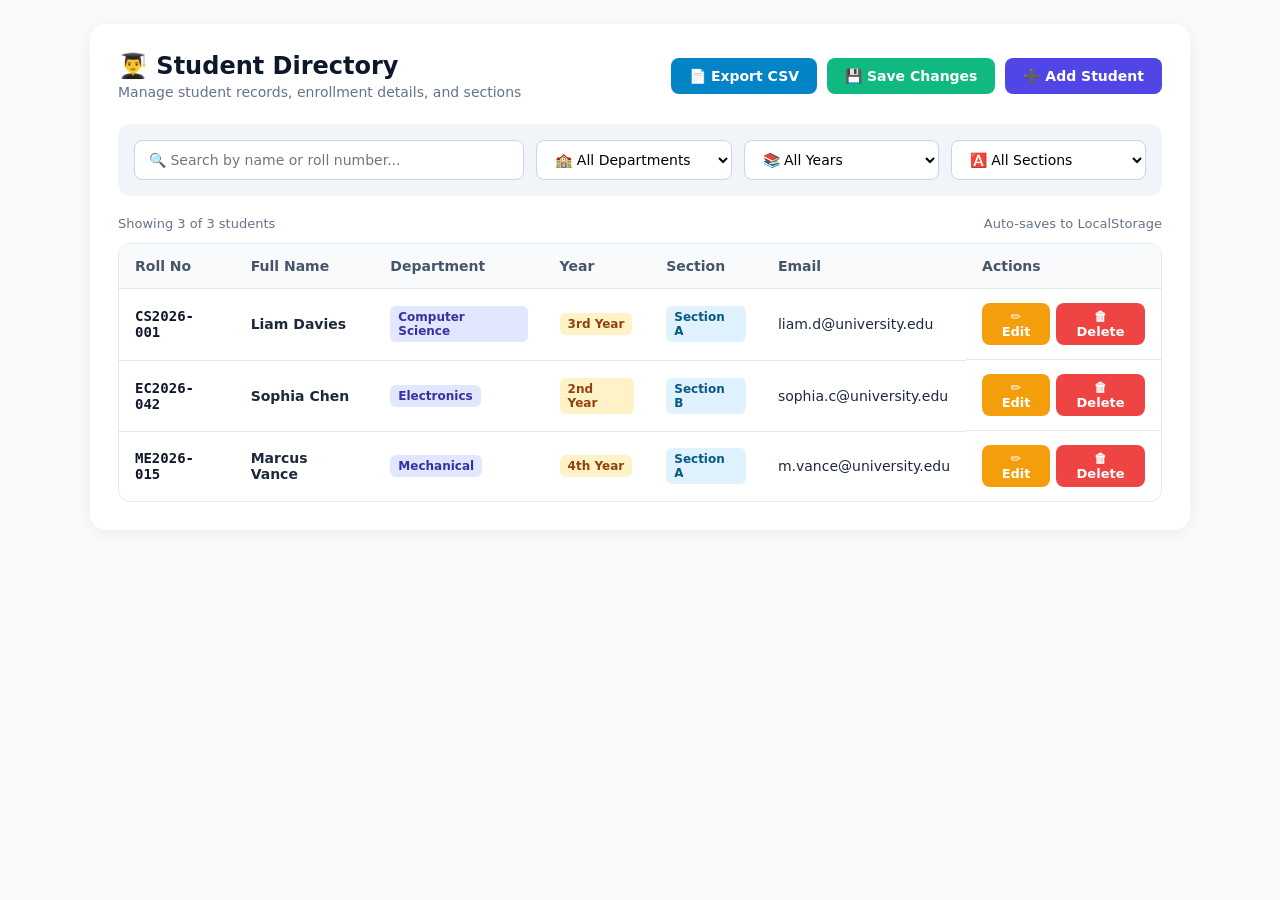
<file: students.html>
<!DOCTYPE html>
<html lang="en">
<head>
  <meta charset="UTF-8">
  <meta name="viewport" content="width=device-width, initial-scale=1.0">
  <title>Student Directory & Management System</title>
  <style>
    * { box-sizing: border-box; margin: 0; padding: 0; font-family: 'Segoe UI', system-ui, -apple-system, sans-serif; }
    body { background: #f8fafc; color: #1e293b; padding: 24px; min-height: 100vh; }
    
    .container { max-width: 1100px; margin: 0 auto; background: #ffffff; padding: 28px; border-radius: 16px; box-shadow: 0 4px 20px rgba(0, 0, 0, 0.05); }
    
    /* Header */
    header { display: flex; justify-content: space-between; align-items: center; margin-bottom: 24px; flex-wrap: wrap; gap: 16px; }
    .header-title h1 { font-size: 24px; color: #0f172a; font-weight: 700; }
    .header-title p { font-size: 14px; color: #64748b; margin-top: 4px; }
    .header-actions { display: flex; gap: 10px; flex-wrap: wrap; }

    /* Filters Bar */
    .filter-card { background: #f1f5f9; padding: 16px; border-radius: 12px; margin-bottom: 20px; display: grid; grid-template-columns: 2fr repeat(3, 1fr); gap: 12px; }
    @media (max-width: 768px) {
      .filter-card { grid-template-columns: 1fr; }
    }
    .input-field, .select-field { width: 100%; padding: 10px 14px; border: 1px solid #cbd5e1; border-radius: 8px; font-size: 14px; outline: none; background: #fff; transition: all 0.2s; }
    .input-field:focus, .select-field:focus { border-color: #4f46e5; box-shadow: 0 0 0 3px rgba(79, 70, 229, 0.1); }

    /* Buttons */
    .btn { padding: 10px 18px; border: none; border-radius: 8px; font-size: 14px; font-weight: 600; cursor: pointer; transition: all 0.2s; display: inline-flex; align-items: center; gap: 8px; text-decoration: none; }
    .btn-primary { background: #4f46e5; color: #ffffff; }
    .btn-primary:hover { background: #4338ca; }
    .btn-export { background: #0284c7; color: #ffffff; }
    .btn-export:hover { background: #0369a1; }
    .btn-save { background: #10b981; color: #ffffff; }
    .btn-save:hover { background: #059669; }
    .btn-edit { background: #f59e0b; color: #ffffff; padding: 6px 12px; font-size: 13px; }
    .btn-edit:hover { background: #d97706; }
    .btn-delete { background: #ef4444; color: #ffffff; padding: 6px 12px; font-size: 13px; }
    .btn-delete:hover { background: #dc2626; }
    .btn-secondary { background: #94a3b8; color: #ffffff; }
    .btn-secondary:hover { background: #64748b; }

    /* Badges */
    .badge { padding: 4px 8px; border-radius: 6px; font-size: 12px; font-weight: 600; display: inline-block; }
    .badge-dept { background: #e0e7ff; color: #3730a3; }
    .badge-year { background: #fef3c7; color: #92400e; }
    .badge-section { background: #e0f2fe; color: #075985; }

    /* Table */
    .stats-bar { font-size: 13px; color: #64748b; margin-bottom: 12px; display: flex; justify-content: space-between; font-weight: 500; }
    .table-responsive { overflow-x: auto; border: 1px solid #e2e8f0; border-radius: 12px; }
    table { width: 100%; border-collapse: collapse; text-align: left; font-size: 14px; }
    th, td { padding: 14px 16px; border-bottom: 1px solid #e2e8f0; vertical-align: middle; }
    th { background: #f8fafc; font-weight: 600; color: #475569; }
    tr:last-child td { border-bottom: none; }
    tr:hover { background: #f8fafc; }
    .actions-cell { display: flex; gap: 6px; }
    .roll-no { font-family: monospace; font-weight: 700; color: #0f172a; }
    .empty-state { text-align: center; padding: 40px; color: #94a3b8; }

    /* Modal Form */
    .modal-overlay { position: fixed; top: 0; left: 0; right: 0; bottom: 0; background: rgba(15, 23, 42, 0.5); display: none; align-items: center; justify-content: center; z-index: 1000; padding: 16px; }
    .modal-overlay.active { display: flex; }
    .modal { background: #ffffff; padding: 28px; border-radius: 16px; width: 100%; max-width: 520px; box-shadow: 0 20px 25px -5px rgba(0, 0, 0, 0.1); }
    .modal h2 { margin-bottom: 20px; font-size: 20px; color: #0f172a; }
    .form-grid { display: grid; grid-template-columns: 1fr 1fr; gap: 14px; }
    .form-group.full-width { grid-column: span 2; }
    @media (max-width: 480px) {
      .form-grid { grid-template-columns: 1fr; }
      .form-group.full-width { grid-column: span 1; }
    }
    .form-group label { display: block; font-size: 13px; font-weight: 600; color: #475569; margin-bottom: 6px; }
    .modal-buttons { display: flex; justify-content: flex-end; gap: 10px; margin-top: 24px; }

    /* Toast Notification */
    .toast { position: fixed; bottom: 24px; right: 24px; background: #0f172a; color: #fff; padding: 12px 20px; border-radius: 10px; font-size: 14px; display: none; box-shadow: 0 10px 15px -3px rgba(0,0,0,0.1); z-index: 2000; }
  </style>
</head>
<body>

  <div class="container">
    <header>
      <div class="header-title">
        <h1>👨‍🎓 Student Directory</h1>
        <p>Manage student records, enrollment details, and sections</p>
      </div>
      <div class="header-actions">
        <button class="btn btn-export" onclick="exportToCSV()">📄 Export CSV</button>
        <button class="btn btn-save" onclick="manualSave()">💾 Save Changes</button>
        <button class="btn btn-primary" onclick="openModal()">➕ Add Student</button>
      </div>
    </header>

    <!-- Search & Filter Bar -->
    <div class="filter-card">
      <input type="text" id="searchInput" class="input-field" placeholder="🔍 Search by name or roll number..." oninput="renderStudents()">
      
      <select id="deptFilter" class="select-field" onchange="renderStudents()">
        <option value="">🏫 All Departments</option>
        <option value="Computer Science">Computer Science</option>
        <option value="Electronics">Electronics</option>
        <option value="Mechanical">Mechanical</option>
        <option value="Civil Engineering">Civil Engineering</option>
        <option value="Business Admin">Business Admin</option>
      </select>

      <select id="yearFilter" class="select-field" onchange="renderStudents()">
        <option value="">📚 All Years</option>
        <option value="1st Year">1st Year</option>
        <option value="2nd Year">2nd Year</option>
        <option value="3rd Year">3rd Year</option>
        <option value="4th Year">4th Year</option>
      </select>

      <select id="sectionFilter" class="select-field" onchange="renderStudents()">
        <option value="">🅰️ All Sections</option>
        <option value="Section A">Section A</option>
        <option value="Section B">Section B</option>
        <option value="Section C">Section C</option>
      </select>
    </div>

    <!-- Stats Count -->
    <div class="stats-bar">
      <span id="showingCount">Showing 0 of 0 students</span>
      <span>Auto-saves to LocalStorage</span>
    </div>

    <!-- Table -->
    <div class="table-responsive">
      <table>
        <thead>
          <tr>
            <th>Roll No</th>
            <th>Full Name</th>
            <th>Department</th>
            <th>Year</th>
            <th>Section</th>
            <th>Email</th>
            <th>Actions</th>
          </tr>
        </thead>
        <tbody id="studentTableBody"></tbody>
      </table>
    </div>
  </div>

  <!-- Add / Edit Modal -->
  <div class="modal-overlay" id="studentModal">
    <div class="modal">
      <h2 id="modalTitle">➕ Add New Student</h2>
      <form id="studentForm" onsubmit="handleFormSubmit(event)">
        <input type="hidden" id="studentId">
        
        <div class="form-grid">
          <div class="form-group">
            <label for="studentRoll">Roll Number</label>
            <input type="text" id="studentRoll" class="input-field" required placeholder="e.g. CS2026-001">
          </div>

          <div class="form-group">
            <label for="studentName">Full Name</label>
            <input type="text" id="studentName" class="input-field" required placeholder="e.g. Alex Johnson">
          </div>

          <div class="form-group">
            <label for="studentDept">Department</label>
            <select id="studentDept" class="select-field" required>
              <option value="">Select Department</option>
              <option value="Computer Science">Computer Science</option>
              <option value="Electronics">Electronics</option>
              <option value="Mechanical">Mechanical</option>
              <option value="Civil Engineering">Civil Engineering</option>
              <option value="Business Admin">Business Admin</option>
            </select>
          </div>

          <div class="form-group">
            <label for="studentYear">Year</label>
            <select id="studentYear" class="select-field" required>
              <option value="">Select Year</option>
              <option value="1st Year">1st Year</option>
              <option value="2nd Year">2nd Year</option>
              <option value="3rd Year">3rd Year</option>
              <option value="4th Year">4th Year</option>
            </select>
          </div>

          <div class="form-group">
            <label for="studentSection">Section</label>
            <select id="studentSection" class="select-field" required>
              <option value="">Select Section</option>
              <option value="Section A">Section A</option>
              <option value="Section B">Section B</option>
              <option value="Section C">Section C</option>
            </select>
          </div>

          <div class="form-group">
            <label for="studentPhone">Phone Number</label>
            <input type="tel" id="studentPhone" class="input-field" required placeholder="e.g. (555) 019-2831">
          </div>

          <div class="form-group full-width">
            <label for="studentEmail">Email Address</label>
            <input type="email" id="studentEmail" class="input-field" required placeholder="e.g. alex.j@university.edu">
          </div>
        </div>

        <div class="modal-buttons">
          <button type="button" class="btn btn-secondary" onclick="closeModal()">Cancel</button>
          <button type="submit" class="btn btn-primary">Save Student</button>
        </div>
      </form>
    </div>
  </div>

  <div class="toast" id="toastNotification">Changes saved successfully!</div>

  <script>
    // Initial sample data if local storage is empty
    const defaultStudents = [
      { id: '1', rollNo: 'CS2026-001', name: 'Liam Davies', dept: 'Computer Science', year: '3rd Year', section: 'Section A', email: 'liam.d@university.edu', phone: '555-0101' },
      { id: '2', rollNo: 'EC2026-042', name: 'Sophia Chen', dept: 'Electronics', year: '2nd Year', section: 'Section B', email: 'sophia.c@university.edu', phone: '555-0142' },
      { id: '3', rollNo: 'ME2026-015', name: 'Marcus Vance', dept: 'Mechanical', year: '4th Year', section: 'Section A', email: 'm.vance@university.edu', phone: '555-0188' }
    ];

    // Load state from localStorage
    let students = JSON.parse(localStorage.getItem('students_directory_data')) || defaultStudents;

    // Save state to localStorage
    function saveStudents() {
      localStorage.setItem('students_directory_data', JSON.stringify(students));
    }

    // Render list to table with multi-filter support
    function renderStudents() {
      const tbody = document.getElementById('studentTableBody');
      const searchQuery = document.getElementById('searchInput').value.toLowerCase().trim();
      const deptFilter = document.getElementById('deptFilter').value;
      const yearFilter = document.getElementById('yearFilter').value;
      const sectionFilter = document.getElementById('sectionFilter').value;

      tbody.innerHTML = '';

      const filtered = students.filter(s => {
        const matchesSearch = s.name.toLowerCase().includes(searchQuery) || s.rollNo.toLowerCase().includes(searchQuery);
        const matchesDept = !deptFilter || s.dept === deptFilter;
        const matchesYear = !yearFilter || s.year === yearFilter;
        const matchesSection = !sectionFilter || s.section === sectionFilter;
        return matchesSearch && matchesDept && matchesYear && matchesSection;
      });

      document.getElementById('showingCount').textContent = `Showing ${filtered.length} of ${students.length} students`;

      if (filtered.length === 0) {
        tbody.innerHTML = `<tr><td colspan="7" class="empty-state">No matching student records found.</td></tr>`;
        return;
      }

      filtered.forEach(s => {
        const row = document.createElement('tr');
        row.innerHTML = `
          <td class="roll-no">${escapeHtml(s.rollNo)}</td>
          <td><strong>${escapeHtml(s.name)}</strong></td>
          <td><span class="badge badge-dept">${escapeHtml(s.dept)}</span></td>
          <td><span class="badge badge-year">${escapeHtml(s.year)}</span></td>
          <td><span class="badge badge-section">${escapeHtml(s.section)}</span></td>
          <td>${escapeHtml(s.email)}</td>
          <td class="actions-cell">
            <button class="btn btn-edit" onclick="editStudent('${s.id}')">✏ Edit</button>
            <button class="btn btn-delete" onclick="deleteStudent('${s.id}')">🗑 Delete</button>
          </td>
        `;
        tbody.appendChild(row);
      });
    }

    // Add / Update Student handler
    function handleFormSubmit(event) {
      event.preventDefault();
      const id = document.getElementById('studentId').value;
      const rollNo = document.getElementById('studentRoll').value.trim();
      const name = document.getElementById('studentName').value.trim();
      const dept = document.getElementById('studentDept').value;
      const year = document.getElementById('studentYear').value;
      const section = document.getElementById('studentSection').value;
      const email = document.getElementById('studentEmail').value.trim();
      const phone = document.getElementById('studentPhone').value.trim();

      if (id) {
        // Edit existing
        const index = students.findIndex(s => s.id === id);
        if (index !== -1) {
          students[index] = { id, rollNo, name, dept, year, section, email, phone };
        }
      } else {
        // Add new
        const newStudent = { id: Date.now().toString(), rollNo, name, dept, year, section, email, phone };
        students.push(newStudent);
      }

      saveStudents();
      renderStudents();
      closeModal();
      showToast(id ? 'Student record updated!' : 'New student added!');
    }

    // Populate modal for editing
    function editStudent(id) {
      const student = students.find(s => s.id === id);
      if (!student) return;

      document.getElementById('studentId').value = student.id;
      document.getElementById('studentRoll').value = student.rollNo;
      document.getElementById('studentName').value = student.name;
      document.getElementById('studentDept').value = student.dept;
      document.getElementById('studentYear').value = student.year;
      document.getElementById('studentSection').value = student.section;
      document.getElementById('studentEmail').value = student.email;
      document.getElementById('studentPhone').value = student.phone;
      document.getElementById('modalTitle').textContent = '✏ Edit Student Details';

      openModal(true);
    }

    // Delete student
    function deleteStudent(id) {
      if (confirm('Are you sure you want to delete this student record?')) {
        students = students.filter(s => s.id !== id);
        saveStudents();
        renderStudents();
        showToast('Student record removed.');
      }
    }

    // Export to CSV
    function exportToCSV() {
      if (students.length === 0) {
        showToast('No student records to export!');
        return;
      }
      
      const headers = ['Roll No', 'Full Name', 'Department', 'Year', 'Section', 'Email', 'Phone'];
      const rows = students.map(s => [
        `"${s.rollNo.replace(/"/g, '""')}"`,
        `"${s.name.replace(/"/g, '""')}"`,
        `"${s.dept.replace(/"/g, '""')}"`,
        `"${s.year.replace(/"/g, '""')}"`,
        `"${s.section.replace(/"/g, '""')}"`,
        `"${s.email.replace(/"/g, '""')}"`,
        `"${s.phone.replace(/"/g, '""')}"`
      ]);

      const csvContent = 'data:text/csv;charset=utf-8,' + [headers.join(','), ...rows.map(e => e.join(','))].join('\n');
      const encodedUri = encodeURI(csvContent);
      const link = document.createElement('a');
      link.setAttribute('href', encodedUri);
      link.setAttribute('download', `student_directory_${new Date().toISOString().slice(0, 10)}.csv`);
      document.body.appendChild(link);
      link.click();
      document.body.removeChild(link);

      showToast('📄 Directory exported to CSV!');
    }

    // Manual Save Feedback
    function manualSave() {
      saveStudents();
      showToast('💾 Saved all changes to local storage!');
    }

    // Modal toggles
    function openModal(isEdit = false) {
      if (!isEdit) {
        document.getElementById('studentForm').reset();
        document.getElementById('studentId').value = '';
        document.getElementById('modalTitle').textContent = '➕ Add New Student';
      }
      document.getElementById('studentModal').classList.add('active');
    }

    function closeModal() {
      document.getElementById('studentModal').classList.remove('active');
    }

    // Helpers
    function showToast(message) {
      const toast = document.getElementById('toastNotification');
      toast.textContent = message;
      toast.style.display = 'block';
      setTimeout(() => { toast.style.display = 'none'; }, 2500);
    }

    function escapeHtml(str) {
      return str ? str.replace(/[&<>"']/g, match => ({
        '&': '&amp;', '<': '&lt;', '>': '&gt;', '"': '&quot;', "'": '&#39;'
      }[match])) : '';
    }

    // Initial load
    renderStudents();
  </script>
</body>
</html>
</file>
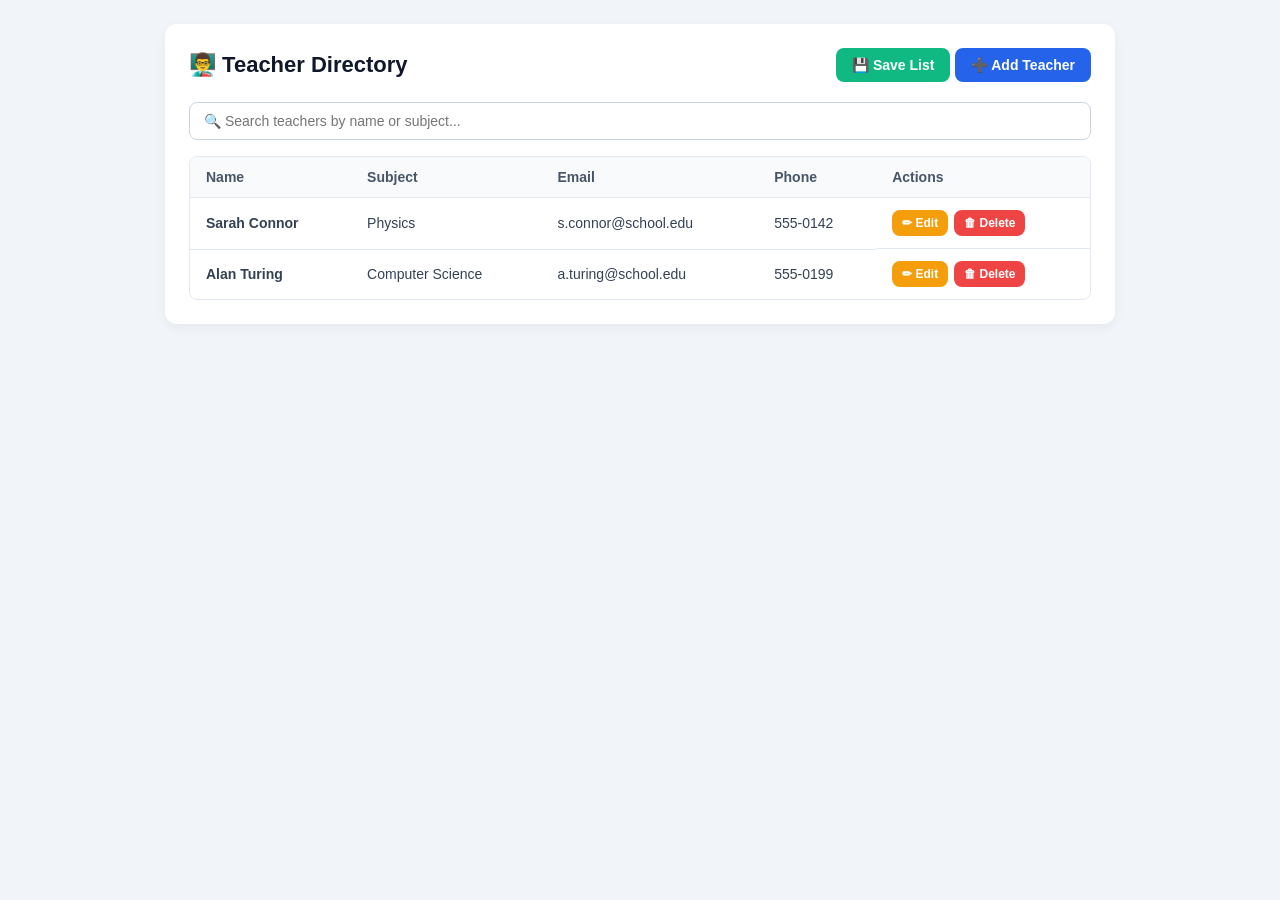
<file: teachers.html>
<!DOCTYPE html>
<html lang="en">
<head>
  <meta charset="UTF-8">
  <meta name="viewport" content="width=device-width, initial-scale=1.0">
  <title>Teacher Management System</title>
  <style>
    * { box-sizing: border-box; margin: 0; padding: 0; font-family: 'Segoe UI', Tahoma, Geneva, Verdana, sans-serif; }
    body { background: #f1f5f9; color: #334155; padding: 24px; }
    
    .container { max-width: 950px; margin: 0 auto; background: #ffffff; padding: 24px; border-radius: 12px; box-shadow: 0 4px 12px rgba(0, 0, 0, 0.05); }
    header { display: flex; justify-content: space-between; align-items: center; margin-bottom: 20px; flex-wrap: wrap; gap: 12px; }
    h1 { font-size: 22px; color: #0f172a; }

    /* Controls Bar */
    .controls { display: flex; gap: 10px; flex-wrap: wrap; width: 100%; margin-bottom: 16px; }
    .search-input { flex: 1; min-width: 200px; padding: 10px 14px; border: 1px solid #cbd5e1; border-radius: 8px; font-size: 14px; outline: none; transition: border 0.2s; }
    .search-input:focus { border-color: #2563eb; }

    /* Buttons */
    .btn { padding: 9px 16px; border: none; border-radius: 8px; font-size: 14px; font-weight: 600; cursor: pointer; transition: background 0.2s; display: inline-flex; align-items: center; gap: 6px; }
    .btn-primary { background: #2563eb; color: #ffffff; }
    .btn-primary:hover { background: #1d4ed8; }
    .btn-save { background: #10b981; color: #ffffff; }
    .btn-save:hover { background: #059669; }
    .btn-edit { background: #f59e0b; color: #ffffff; padding: 6px 10px; font-size: 12px; }
    .btn-edit:hover { background: #d97706; }
    .btn-delete { background: #ef4444; color: #ffffff; padding: 6px 10px; font-size: 12px; }
    .btn-delete:hover { background: #dc2626; }
    .btn-secondary { background: #94a3b8; color: #ffffff; }
    .btn-secondary:hover { background: #64748b; }

    /* Table */
    .table-responsive { overflow-x: auto; border: 1px solid #e2e8f0; border-radius: 8px; }
    table { width: 100%; border-collapse: collapse; text-align: left; font-size: 14px; }
    th, td { padding: 12px 16px; border-bottom: 1px solid #e2e8f0; }
    th { background: #f8fafc; font-weight: 600; color: #475569; }
    tr:last-child td { border-bottom: none; }
    tr:hover { background: #f8fafc; }
    .actions-cell { display: flex; gap: 6px; }
    .empty-state { text-align: center; padding: 32px; color: #94a3b8; }

    /* Modal Form */
    .modal-overlay { position: fixed; top: 0; left: 0; right: 0; bottom: 0; background: rgba(15, 23, 42, 0.4); display: none; align-items: center; justify-content: center; z-index: 1000; }
    .modal-overlay.active { display: flex; }
    .modal { background: #ffffff; padding: 24px; border-radius: 12px; width: 100%; max-width: 420px; box-shadow: 0 10px 25px rgba(0,0,0,0.1); }
    .modal h2 { margin-bottom: 16px; font-size: 18px; color: #0f172a; }
    .form-group { margin-bottom: 12px; }
    .form-group label { display: block; font-size: 12px; font-weight: 600; color: #475569; margin-bottom: 4px; }
    .form-group input { width: 100%; padding: 8px 12px; border: 1px solid #cbd5e1; border-radius: 6px; font-size: 14px; outline: none; }
    .form-group input:focus { border-color: #2563eb; }
    .modal-buttons { display: flex; justify-content: flex-end; gap: 8px; margin-top: 18px; }

    /* Toast Notification */
    .toast { position: fixed; bottom: 20px; right: 20px; background: #0f172a; color: #fff; padding: 12px 20px; border-radius: 8px; font-size: 14px; display: none; box-shadow: 0 4px 12px rgba(0,0,0,0.15); }
  </style>
</head>
<body>

  <div class="container">
    <header>
      <h1>👨‍🏫 Teacher Directory</h1>
      <div>
        <button class="btn btn-save" onclick="manualSave()">💾 Save List</button>
        <button class="btn btn-primary" onclick="openModal()">➕ Add Teacher</button>
      </div>
    </header>

    <div class="controls">
      <input type="text" id="searchInput" class="search-input" placeholder="🔍 Search teachers by name or subject..." oninput="renderTeachers()">
    </div>

    <div class="table-responsive">
      <table>
        <thead>
          <tr>
            <th>Name</th>
            <th>Subject</th>
            <th>Email</th>
            <th>Phone</th>
            <th>Actions</th>
          </tr>
        </thead>
        <tbody id="teacherTableBody"></tbody>
      </table>
    </div>
  </div>

  <!-- Add / Edit Modal -->
  <div class="modal-overlay" id="teacherModal">
    <div class="modal">
      <h2 id="modalTitle">➕ Add Teacher</h2>
      <form id="teacherForm" onsubmit="handleFormSubmit(event)">
        <input type="hidden" id="teacherId">
        <div class="form-group">
          <label for="teacherName">Full Name</label>
          <input type="text" id="teacherName" required placeholder="e.g. Jane Doe">
        </div>
        <div class="form-group">
          <label for="teacherSubject">Subject</label>
          <input type="text" id="teacherSubject" required placeholder="e.g. Mathematics">
        </div>
        <div class="form-group">
          <label for="teacherEmail">Email Address</label>
          <input type="email" id="teacherEmail" required placeholder="e.g. jane@school.edu">
        </div>
        <div class="form-group">
          <label for="teacherPhone">Phone Number</label>
          <input type="tel" id="teacherPhone" required placeholder="e.g. (555) 019-2834">
        </div>
        <div class="modal-buttons">
          <button type="button" class="btn btn-secondary" onclick="closeModal()">Cancel</button>
          <button type="submit" class="btn btn-primary">Save Teacher</button>
        </div>
      </form>
    </div>
  </div>

  <div class="toast" id="toastNotification">List saved successfully!</div>

  <script>
    // Initial sample data if local storage is empty
    const defaultTeachers = [
      { id: '1', name: 'Sarah Connor', subject: 'Physics', email: 's.connor@school.edu', phone: '555-0142' },
      { id: '2', name: 'Alan Turing', subject: 'Computer Science', email: 'a.turing@school.edu', phone: '555-0199' }
    ];

    // Load state from localStorage
    let teachers = JSON.parse(localStorage.getItem('teachers_data')) || defaultTeachers;

    // Save state to localStorage
    function saveTeachers() {
      localStorage.setItem('teachers_data', JSON.stringify(teachers));
    }

    // Render list to table with filter support
    function renderTeachers() {
      const tbody = document.getElementById('teacherTableBody');
      const searchQuery = document.getElementById('searchInput').value.toLowerCase();
      tbody.innerHTML = '';

      const filtered = teachers.filter(t => 
        t.name.toLowerCase().includes(searchQuery) || 
        t.subject.toLowerCase().includes(searchQuery)
      );

      if (filtered.length === 0) {
        tbody.innerHTML = `<tr><td colspan="5" class="empty-state">No teachers found.</td></tr>`;
        return;
      }

      filtered.forEach(teacher => {
        const row = document.createElement('tr');
        row.innerHTML = `
          <td><strong>${escapeHtml(teacher.name)}</strong></td>
          <td>${escapeHtml(teacher.subject)}</td>
          <td>${escapeHtml(teacher.email)}</td>
          <td>${escapeHtml(teacher.phone)}</td>
          <td class="actions-cell">
            <button class="btn btn-edit" onclick="editTeacher('${teacher.id}')">✏ Edit</button>
            <button class="btn btn-delete" onclick="deleteTeacher('${teacher.id}')">🗑 Delete</button>
          </td>
        `;
        tbody.appendChild(row);
      });
    }

    // Add / Update Teacher handler
    function handleFormSubmit(event) {
      event.preventDefault();
      const id = document.getElementById('teacherId').value;
      const name = document.getElementById('teacherName').value.trim();
      const subject = document.getElementById('teacherSubject').value.trim();
      const email = document.getElementById('teacherEmail').value.trim();
      const phone = document.getElementById('teacherPhone').value.trim();

      if (id) {
        // Edit existing
        const index = teachers.findIndex(t => t.id === id);
        if (index !== -1) {
          teachers[index] = { id, name, subject, email, phone };
        }
      } else {
        // Add new
        const newTeacher = { id: Date.now().toString(), name, subject, email, phone };
        teachers.push(newTeacher);
      }

      saveTeachers();
      renderTeachers();
      closeModal();
      showToast('Teacher list updated!');
    }

    // Populate modal for editing
    function editTeacher(id) {
      const teacher = teachers.find(t => t.id === id);
      if (!teacher) return;

      document.getElementById('teacherId').value = teacher.id;
      document.getElementById('teacherName').value = teacher.name;
      document.getElementById('teacherSubject').value = teacher.subject;
      document.getElementById('teacherEmail').value = teacher.email;
      document.getElementById('teacherPhone').value = teacher.phone;
      document.getElementById('modalTitle').textContent = '✏ Edit Teacher';

      openModal(true);
    }

    // Delete teacher
    function deleteTeacher(id) {
      if (confirm('Are you sure you want to delete this teacher?')) {
        teachers = teachers.filter(t => t.id !== id);
        saveTeachers();
        renderTeachers();
        showToast('Teacher removed.');
      }
    }

    // Manual Save action feedback
    function manualSave() {
      saveTeachers();
      showToast('💾 All changes saved to local storage!');
    }

    // Modal toggles
    function openModal(isEdit = false) {
      if (!isEdit) {
        document.getElementById('teacherForm').reset();
        document.getElementById('teacherId').value = '';
        document.getElementById('modalTitle').textContent = '➕ Add Teacher';
      }
      document.getElementById('teacherModal').classList.add('active');
    }

    function closeModal() {
      document.getElementById('teacherModal').classList.remove('active');
    }

    // Helper functions
    function showToast(message) {
      const toast = document.getElementById('toastNotification');
      toast.textContent = message;
      toast.style.display = 'block';
      setTimeout(() => { toast.style.display = 'none'; }, 2500);
    }

    function escapeHtml(str) {
      return str.replace(/[&<>"']/g, match => ({
        '&': '&amp;', '<': '&lt;', '>': '&gt;', '"': '&quot;', "'": '&#39;'
      }[match]));
    }

    // Initial render
    renderTeachers();
  </script>
</body>
</html>
</file>
